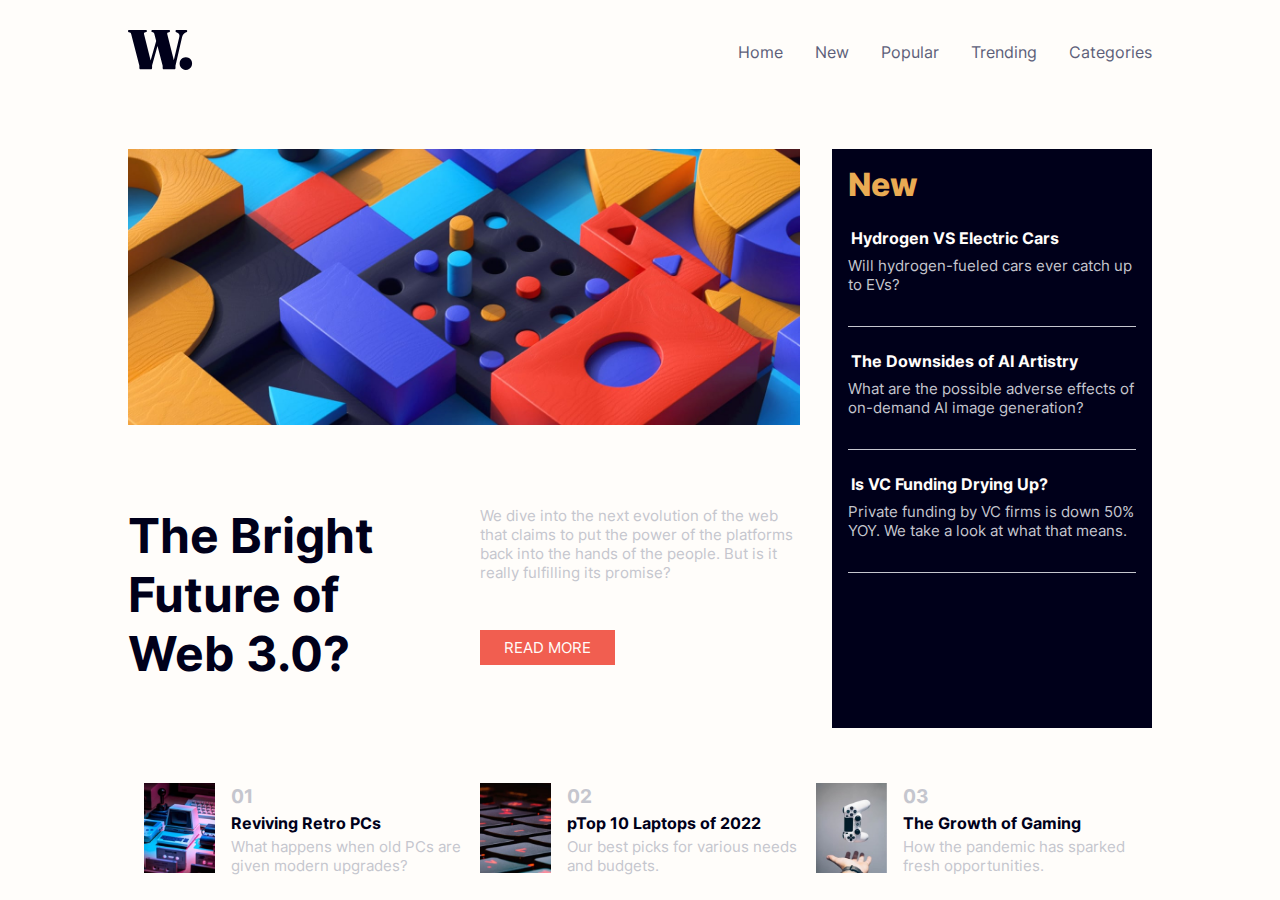
<file: index.html>
<!DOCTYPE html>
<html lang="en">
  <head>
    <meta charset="UTF-8" />
    <meta name="viewport" content="width=device-width, initial-scale=1.0" />
    <link
      rel="shortcut icon"
      href="./public/Moha_tangx logo.png"
      type="image/x-icon"
    />
    <link rel="stylesheet" href="style.css" />
    <title>news-homepage</title>
  </head>
  <body>
    <main>
      <nav>
        <div class="logo">
          <img src="./assets/images/logo.svg" alt="" />
        </div>
        <div class="menu">
          <ul class="nav-links">
            <div class="icon-menu-close">
              <img src="./assets/images/icon-menu-close.svg" alt="" />
            </div>
            <li><a href="">Home</a></li>
            <li><a href="">New</a></li>
            <li><a href="">Popular</a></li>
            <li><a href="">Trending</a></li>
            <li><a href="">Categories</a></li>
          </ul>
        </div>
        <div class="icon-menu">
          <img src="./assets/images/icon-menu.svg" alt="" />
        </div>
      </nav>
      <div class="head-img">
        <img
          class="desktop"
          src="./assets/images/image-web-3-desktop.jpg"
          alt=""
        />
        <img
          class="mobile"
          src="./assets/images/image-web-3-mobile.jpg"
          alt=""
        />
      </div>
      <div class="head-text">
        <h1>The Bright Future of Web 3.0?</h1>
      </div>
      <div class="description">
        <p>
          We dive into the next evolution of the web that claims to put the
          power of the platforms back into the hands of the people. But is it
          really fulfilling its promise?
        </p>
        <button disabled="disabled">Read more</button>
      </div>
      <section>
        <div class="heading">New</div>
        <div>
          <div class="sub-heading">Hydrogen VS Electric Cars</div>
          <div class="content">
            Will hydrogen-fueled cars ever catch up to EVs?
          </div>
        </div>
        <div>
          <div class="sub-heading">The Downsides of AI Artistry</div>
          <div class="content">
            What are the possible adverse effects of on-demand AI image
            generation?
          </div>
        </div>
        <div>
          <div class="sub-heading">Is VC Funding Drying Up?</div>
          <div class="content">
            Private funding by VC firms is down 50% YOY. We take a look at what
            that means.
          </div>
        </div>
      </section>
      <section>
        <div class="card">
          <div class="card-img">
            <img src="./assets/images/image-retro-pcs.jpg" alt="" />
          </div>
          <div class="card-content">
            <h3 class="card-number">01</h3>
            <div class="card-heding">Reviving Retro PCs</div>
            <div class="card-description">
              What happens when old PCs are given modern upgrades?
            </div>
          </div>
        </div>
        <div class="card">
          <div class="card-img">
            <img src="./assets/images/image-top-laptops.jpg" alt="" />
          </div>
          <div class="card-content">
            <h3 class="card-number">02</h3>
            <div class="card-heding">pTop 10 Laptops of 2022</div>
            <div class="card-description">
              Our best picks for various needs and budgets.
            </div>
          </div>
        </div>
        <div class="card">
          <div class="card-img">
            <img src="./assets/images/image-gaming-growth.jpg" alt="" />
          </div>
          <div class="card-content">
            <h3 class="card-number">03</h3>
            <div class="card-heding">The Growth of Gaming</div>
            <div class="card-description">
              How the pandemic has sparked fresh opportunities.
            </div>
          </div>
        </div>
      </section>
    </main>
  </body>
  <script>
    const openMenu = document.querySelector(".icon-menu");
    const closeMenu = document.querySelector(".icon-menu-close");
    const menu = document.querySelector(".menu");
    openMenu.addEventListener("click", () => {
      menu.style.display = "flex";
      document.querySelector("body").style.overflowY = "hidden";
    });
    closeMenu.addEventListener("click", () => {
      menu.style.display = "none";
      document.querySelector("body").style.overflowY = "scroll";
    });
  </script>
</html>
</file>
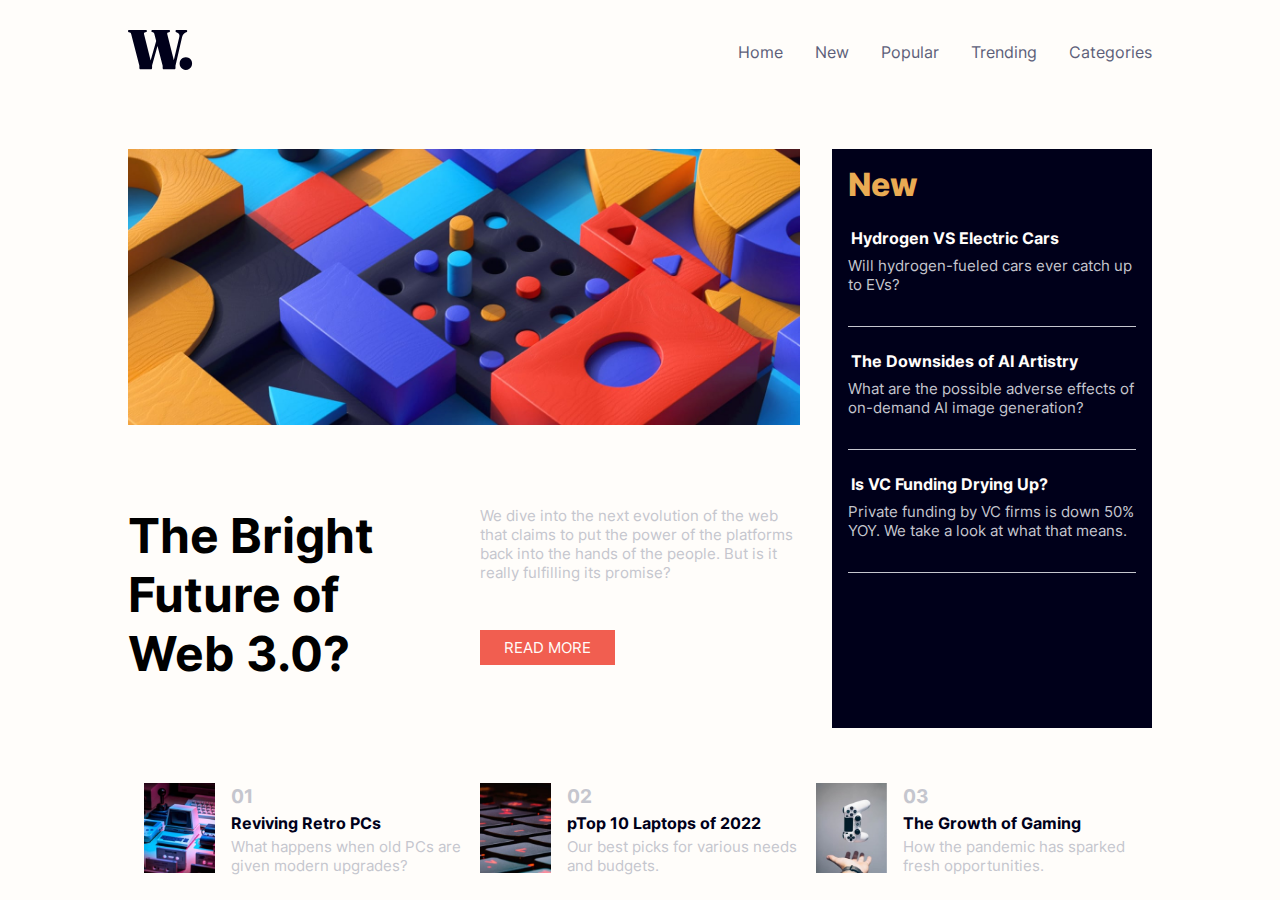
<file: src/index.html>
<!DOCTYPE html>
<html lang="en">
<head>
    <meta charset="UTF-8">
    <meta name="viewport" content="width=device-width, initial-scale=1.0">
    <link rel="shortcut icon" href="../public/Moha_tangx logo.png" type="image/x-icon">
    <link rel="stylesheet" href="style.css">
    <title>news-homepage</title>
</head>
<body>
    <main>
        <nav>
            <div class="logo">
            <img src="../assets/images/logo.svg" alt="">
            </div>
            <div class="menu">
                <ul class="nav-links">
                    <div class="icon-menu-close"><img src="../assets/images/icon-menu-close.svg" alt=""></div>
                    <li><a href="">Home</a></li>
                    <li><a href="">New</a></li>
                    <li><a href="">Popular</a></li>
                    <li><a href="">Trending</a></li>
                    <li><a href="">Categories</a></li>
                </ul>
            </div>
            <div class="icon-menu"><img src="../assets/images/icon-menu.svg" alt=""></div>
        </nav>
        <div class="head-img">
            <img class="desktop" src="../assets/images/image-web-3-desktop.jpg" alt="">
            <img class="mobile" src="../assets/images/image-web-3-mobile.jpg" alt="">
        </div>
        <div class="head-text">
            <h1>
                The Bright Future of Web 3.0?
            </h1>
        </div>
        <div class="description">
            <p>
                We dive into the next evolution of the web that claims to put the power of the platforms back into the hands of the
                people.
                But is it really fulfilling its promise?
            </p>
            <button disabled="disabled">
                Read more
            </button>
        </div>
        <section>
            <div class="heading">New</div>
            <div>
                <div class="sub-heading">
                    Hydrogen VS Electric Cars
                </div>
                <div class="content">
                    Will hydrogen-fueled cars ever catch up to EVs?
                </div>
            </div>
            <div>
                <div class="sub-heading">
                    The Downsides of AI Artistry
                </div>
                <div class="content">
                    What are the possible adverse effects of on-demand AI image generation?
                </div>
            </div>
            <div>
                <div class="sub-heading">
                    Is VC Funding Drying Up?
                </div>
                <div class="content">
                    Private funding by VC firms is down 50% YOY. We take a look at what that means.
                </div>
            </div>
        </section>
        <section>
            <div class="card">
                <div class="card-img">
                    <img src="../assets/images/image-retro-pcs.jpg" alt="">
                </div>
                <div class="card-content">
                    <h3 class="card-number">01</h3>
                    <div class="card-heding">
                        Reviving Retro PCs
                    </div>
                    <div class="card-description">
                        What happens when old PCs are given modern upgrades?
                    </div>
                </div>
            </div>
            <div class="card">
                <div class="card-img">
                    <img src="../assets/images/image-top-laptops.jpg" alt="">
                </div>
                <div class="card-content">
                    <h3 class="card-number">02</h3>
                    <div class="card-heding">
                        pTop 10 Laptops of 2022
                    </div>
                    <div class="card-description">
                        Our best picks for various needs and budgets.
                    </div>
                </div>
            </div>
            <div class="card">
                <div class="card-img">
                    <img src="../assets/images/image-gaming-growth.jpg" alt="">
                </div>
                <div class="card-content">
                    <h3 class="card-number">03</h3>
                    <div class="card-heding">
                        The Growth of Gaming
                    </div>
                    <div class="card-description">
                        How the pandemic has sparked fresh opportunities.
                    </div>
                </div>
            </div>
        </section>
    </main>
</body>
<script>
    const openMenu = document.querySelector(".icon-menu");
    const closeMenu = document.querySelector(".icon-menu-close");
    const menu = document.querySelector(".menu");
    openMenu.addEventListener("click",()=>{
        menu.style.display = "flex"
        document.querySelector("body").style.overflowY = "hidden"
    });
    closeMenu.addEventListener("click",()=>{
        menu.style.display = "none";
         document.querySelector("body").style.overflowY = "scroll"
    })
</script>
</html>
</file>
<file: style.css>
*,
*::before,
*::after {
  box-sizing: border-box;
  color-scheme: light dark;
  list-style: none;
  margin: 0;
  padding: 0;
  text-decoration: none;
  font-family: myFont;
}

body {
  background-color: var(--Off-white);
}

@font-face {
  font-family: myFont-fallback;
  src: url(https://fonts.google.com/specimen/Inter);
}

@font-face {
  font-family: myFont;
  src: url(./assets/fonts/Inter-VariableFont_slnt\,wght.ttf);
}

:root {
  /* #####---colors---#####*/
  /*  Primary */
  --Soft-orange: hsl(35, 77%, 62%);
  --Soft-red: hsl(5, 85%, 63%);

  /*  Neutral  */
  --Off-white: hsl(36, 100%, 99%);
  --Grayish-blue: hsl(233, 8%, 79%);
  --Dark-grayish-blue: hsl(236, 13%, 42%);
  --Very-dark-blue: hsl(240, 100%, 5%);

  /* ## Typography ### */
  /* size */
  --paragraph: 15px;

  /* weight */
  --min: 400;
  --bold: 700;
  --bolder: 800;
}

main {
  background-color: var(--Off-white);
  display: grid;
  gap: 2rem;
  grid-template-columns: repeat(3, 1fr);
  margin: 0 auto;
  max-width: 1440px;
  min-height: 100svh;
  overflow-x: hidden;
  padding: 0 10%;
  width: min(1440px, 100%);
}

nav {
  /* user-select: none; */
  align-items: center;
  display: flex;
  grid-column: 1/4;
  justify-content: space-between;
  max-height: 8svh;
  padding-top: 2rem;
  width: 100%;
}

.nav-links {
  align-items: center;
  display: flex;
  gap: 2rem;
  justify-content: center;
}

li a {
  color: var(--Dark-grayish-blue);

  &:hover {
    color: var(--Soft-red);
  }
}

/* fallback for the nested hover-effect */
li a:hover {
  color: var(--Soft-red);
}

.icon-menu {
  display: none;
  cursor: pointer;
}

.icon-menu-close {
  position: absolute;
  cursor: pointer;
  top: 30px;
  right: 20px;
}

.icon-menu-close {
  display: none;
  user-select: none;
}

.head-img {
  grid-column: 1/3;
  max-height: 50svh;
  overflow: hidden;
  user-select: none;
}

.head-img > img {
  max-width: 100%;
  object-fit: cover;
}

img.mobile {
  display: none;
}

.head-text {
  grid-column: 1/2;
  font-size: 1.5rem;
  font-weight: var(--bolder);
  color: var(--Very-dark-blue);
}

.description p {
  color: var(--Grayish-blue);
  font-size: var(--paragraph);
  margin-bottom: 15%;
}

.description button {

  background-color: var(--Soft-red);
  border: none;
  color: var(--Off-white);
  cursor: pointer;
  font-size: var(--paragraph);
  outline: none;
  padding: 0.5rem 1.5rem;
  text-transform: uppercase;

  &:hover {
    background-color: var(--Very-dark-blue);
  }
}

/* fallback for nested hover effect in .description button */
.description button:hover {
  background-color: var(--Very-dark-blue);
}

section:nth-of-type(1) {
  background-color: var(--Very-dark-blue);
  color: var(--Off-white);
  grid-column: 3/4;
  grid-row: 2/4;
  padding: 0 1rem;
}

section .heading {
  font-size: 2rem;
  color: var(--Soft-orange);
  padding: 1rem 0;
  font-weight: var(--bolder);
}

.sub-heading {
  color: var(--Off-white);
  font-size: 1rem;
  cursor: pointer;
  padding: 0.5rem.2rem;
  font-weight: var(--bold);

  &:hover {
    color: var(--Soft-orange);
  }
}

/* fallback for the nested hover effect */
.sub-heading:hover {
  color: var(--Soft-orange);
}

.content {
  border-bottom: 1px solid var(--Grayish-blue);
  color: var(--Grayish-blue);
  font-size: var(--paragraph);
  margin-bottom: 1rem;
  pad: 4rem 0;
  padding-bottom: 2rem;
}

section:nth-of-type(2) {
  align-items: center;
  display: flex;
  flex-wrap: wrap;
  gap: 1rem;
  grid-column: 1/4;
  justify-content: center;
}

.card {
  cursor: pointer;
  display: flex;
  gap: 5%;
  max-width: 20rem;
  min-width: 30ch;
}

.card-img > img {
  max-height: 9ch;
}

.card-number {
  color: var(--Grayish-blue);
}

.card-heding {
  font-weight: var(--bold);
  color: var(--Very-dark-blue);

  &:hover {
    color: var(--Soft-red);
  }
}

.card-description {
  color: var(--Grayish-blue);
  font-size: var(--paragraph);
}

.card-content > * {
  padding: 1% 0;
}

@media only screen and (max-width: 600px) {
  main {
    padding: 0 1rem;
  }

  .head-img {
    grid-column: 1/4;
    grid-row: 2;
  }

  .head-text {
    grid-column: 1/4;
    grid-row: 3;
  }

  .description {
    grid-row: 4;
    grid-column: 1/4;
  }

  .description p {
    margin-bottom: 10px;
  }

  section:nth-of-type(1) {
    grid-row: 5;
    grid-column: 1/4;
  }

  img.mobile {
    display: block;
  }

  img.desktop {
    display: none;
  }

  /* menu navigation */
  .menu {
    background-color: rgba(15, 15, 15, 0.55);
    display: none;
    inset: 0;
    position: absolute;
  }

  .nav-links {
    align-items: start;
    background-color: var(--Off-white);
    flex-direction: column;
    font-weight: bold;
    height: 100%;
    padding-left: 5%;
    position: absolute;
    right: 0;
    width: 70%;
  }

  .icon-menu {
    display: block;
  }

  .icon-menu-close {
    display: block;
  }
}
</file>
<file: src/style.css>
*,
*::before,
*::after {
    box-sizing: border-box;
    color-scheme: light dark;
    list-style: none;
    margin: 0;
    padding: 0;
    text-decoration: none;
    font-family: myFont;
}

@font-face {
    font-family: myFont-fallback;
    src: url(https://fonts.google.com/specimen/Inter);
}

@font-face {
    font-family: myFont;
    src: url(../assets/fonts/Inter-VariableFont_slnt\,wght.ttf);
}

:root {

    /* #####---colors---#####*/
    /*  Primary */
    --Soft-orange: hsl(35, 77%, 62%);
    --Soft-red: hsl(5, 85%, 63%);

    /*  Neutral  */
    --Off-white: hsl(36, 100%, 99%);
    --Grayish-blue: hsl(233, 8%, 79%);
    --Dark-grayish-blue: hsl(236, 13%, 42%);
    --Very-dark-blue: hsl(240, 100%, 5%);

    /* ## Typography ### */
    /* size */
    --paragraph: 15px;

    /* weight */
    --min: 400;
    --bold: 700;
    --bolder: 800;
}


main {
    min-height: 100svh;
    max-width: 1440px;
    width: min(1440px, 100%);
    background-color: var(--Off-white);
    display: grid;
    gap: 2rem;
    grid-template-columns: repeat(3, 1fr);
    padding: 0 10%;
    overflow-x: hidden;
}

nav {
    width: 100%;
    max-height: 8svh;
    display: flex;
    align-items: center;
    justify-content: space-between;
    padding-top: 2rem;
    grid-column: 1/4;
    /* user-select: none; */
}

.nav-links {
    align-items: center;
    display: flex;
    justify-content: center;
    gap: 2rem;
}

li a {
    color: var(--Dark-grayish-blue);

    &:hover {
        color: var(--Soft-red);
    }
}

/* fallback for the nested hover-effect */
li a:hover {
    color: var(--Soft-red);
}

.icon-menu {
    display: none;
    cursor: pointer;
}

.icon-menu-close {
    position: absolute;
    cursor: pointer;
    top: 30px;
    right: 20px;
}

.icon-menu-close {
    display: none;
    user-select: none;
}

.head-img {
    grid-column: 1/3;
    max-height: 50svh;
    overflow: hidden;
    user-select: none;
}

.head-img>img {
    max-width: 100%;
    object-fit: cover;
}

img.mobile {
    display: none;
}

.head-text {
    grid-column: 1/2;
    font-size: 1.5rem;
    font-weight: var(--bolder);
}

.description p {
    color: var(--Grayish-blue);
    font-size: var(--paragraph);
    margin-bottom: 15%;
}

.description button {
    background-color: var(--Soft-red);
    padding: .5rem 1.5rem;
    border: none;
    outline: none;
    color: var(--Off-white);
    text-transform: uppercase;
    font-size: var(--paragraph);
    cursor: pointer;

    &:hover {
        background-color: var(--Very-dark-blue);
    }
}

/* fallback for nested hover effect in .description button */
.description button:hover {
    background-color: var(--Very-dark-blue);
}

section:nth-of-type(1) {
    background-color: var(--Very-dark-blue);
    color: var(--Off-white);
    padding: 0 1rem;
    grid-row: 2/4;
    grid-column: 3/4;
}

section .heading {
    font-size: 2rem;
    color: var(--Soft-orange);
    padding: 1rem 0;
    font-weight: var(--bolder);
}

.sub-heading {
    color: var(--Off-white);
    font-size: 1rem;
    cursor: pointer;
    padding: .5rem.2rem;
    font-weight: var(--bold);

    &:hover {
        color: var(--Soft-orange);
    }
}

/* fallback for the nested hover effect */
.sub-heading:hover {
    color: var(--Soft-orange);
}

.content {
    font-size: var(--paragraph);
    color: var(--Grayish-blue);
    padding-bottom: 2rem;
    pad: 4rem 0;
    margin-bottom: 1rem;
    border-bottom: 1px solid var(--Grayish-blue);
}

section:nth-of-type(2) {
    grid-column: 1/4;
    align-items: center;
    display: flex;
    justify-content: center;
    flex-wrap: wrap;
    gap: 1rem;
}

.card {
    display: flex;
    gap: 5%;
    cursor: pointer;
    min-width: 30ch;
    max-width: 20rem;
}

.card-img>img {
    max-height: 9ch;
}

.card-number {
    color: var(--Grayish-blue);

}

.card-heding {
    font-weight: var(--bold);
    color: var(--Very-dark-blue);

    &:hover {
        color: var(--Soft-red);
    }
}

.card-description {
    color: var(--Grayish-blue);
    font-size: var(--paragraph);
}

.card-content>* {
    padding: 1% 0;
}

@media only screen and (max-width:600px) {
    main {
        padding: 0 1rem;
    }

    .head-img {
        grid-column: 1/4;
        grid-row: 2;
    }

    .head-text {
        grid-column: 1/4;
        grid-row: 3;
    }

    .description {
        grid-row: 4;
        grid-column: 1/4;

    }

    .description p {
        margin-bottom: 10px;
    }

    section:nth-of-type(1) {
        grid-row: 5;
        grid-column: 1/4;

    }

    img.mobile {
        display: block;
    }

    img.desktop {
        display: none;
    }

    /* menu navigation */
    .menu {
        display: none;
        position: absolute;
        inset: 0;
        background-color: rgba(15, 15, 15, .55);
    }

    .nav-links {
        background-color: var(--Off-white);
        flex-direction: column;
        width: 70%;
        height: 100%;
        position: absolute;
        right: 0;
        align-items: start;
        padding-left: 5%;
        font-weight: bold;
    }

    .icon-menu {
        display: block;
    }

    .icon-menu-close {
        display: block;
    }
}
</file>
